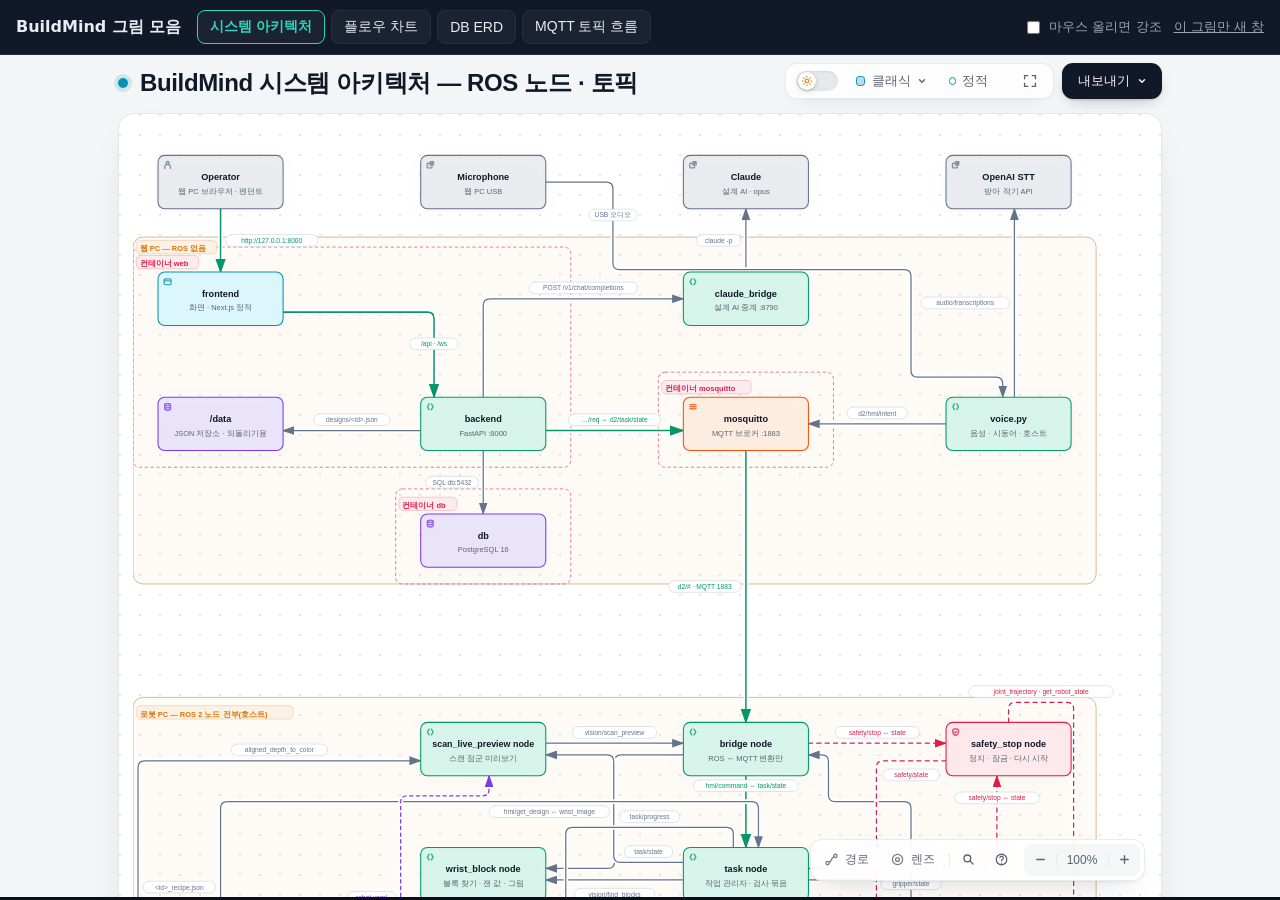
<file: docs/images/archify/index.html>
<!doctype html>
<html lang="ko">
<head>
<meta charset="utf-8">
<meta name="viewport" content="width=device-width, initial-scale=1">
<title>BuildMind 그림 모음</title>
<style>
  :root { --bg: #0b0f17; --bar: #111827; --line: #263042; --text: #e6edf3; --muted: #9aa4b2; --accent: #2dd4bf; --tab: #1b2333; }
  * { box-sizing: border-box; }
  html, body { margin: 0; height: 100%; background: var(--bg); color: var(--text); font-family: system-ui, -apple-system, "Segoe UI", "Noto Sans KR", sans-serif; }
  header { display: flex; flex-wrap: wrap; align-items: center; gap: 10px 16px; padding: 10px 16px; background: var(--bar); border-bottom: 1px solid var(--line); }
  h1 { margin: 0; font-size: 16px; font-weight: 700; white-space: nowrap; }
  nav { display: flex; flex-wrap: wrap; gap: 6px; }
  nav button { border: 1px solid var(--line); background: var(--tab); color: var(--text); padding: 7px 12px; border-radius: 8px; font-size: 14px; cursor: pointer; }
  nav button[aria-selected="true"] { border-color: var(--accent); color: var(--accent); font-weight: 700; }
  .tools { margin-left: auto; display: flex; align-items: center; gap: 12px; font-size: 13px; color: var(--muted); }
  .tools label { display: flex; align-items: center; gap: 6px; cursor: pointer; white-space: nowrap; }
  .tools a { color: var(--muted); }
  main { position: relative; height: calc(100% - 58px); }
  iframe { width: 100%; height: 100%; border: 0; display: block; background: var(--bg); }
  #msg { position: absolute; inset: 0; display: flex; align-items: center; justify-content: center; color: var(--muted); font-size: 14px; pointer-events: none; }
  @media (max-width: 720px) { main { height: calc(100% - 110px); } .tools { margin-left: 0; } }
</style>
</head>
<body>
<header>
  <h1>BuildMind 그림 모음</h1>
  <nav role="tablist" aria-label="그림 고르기"></nav>
  <div class="tools">
    <label title="끄면 노드에 마우스를 올려도 나머지가 흐려지지 않습니다(클릭하면 그 노드만 강조)"><input type="checkbox" id="hover"> 마우스 올리면 강조</label>
    <a id="open" href="#" target="_blank" rel="noopener">이 그림만 새 창</a>
  </div>
</header>
<main>
  <div id="msg">그림을 불러오는 중…</div>
  <iframe id="view" title="BuildMind 그림"></iframe>
</main>
<noscript><p style="padding:16px">자바스크립트가 꺼져 있어요. 그림 파일을 바로 여세요: 시스템아키텍처_노드토픽_v1_101519.html · 플로우차트_v1_101610.html · DB_ERD_v1_101519.html · MQTT토픽흐름_v1_101519.html</p></noscript>
<script>
// 아키파이(archify) 그림 4개를 탭으로 골라 본다. 그림 파일은 그대로 두고, 같은 폴더(또는 GitHub main 원본)에서 읽어 iframe 에 넣는다.
// '마우스 올리면 강조'를 끄면 아키파이의 미리 보기(Intent Trace — 마우스를 올린 노드 말고 모두 20 % 로 흐림)만 막는다.
var REPO_RAW = 'https://raw.githubusercontent.com/hwang-injae/buildmind/main/docs/images/archify/';
var REPO_BLOB = 'https://github.com/hwang-injae/buildmind/blob/main/docs/images/archify/';
var VIEWS = [
  { id: 'arch', label: '시스템 아키텍처', file: '시스템아키텍처_노드토픽_v1_101519.html' },
  { id: 'flow', label: '플로우 차트', file: '플로우차트_v1_101610.html' },
  { id: 'erd', label: 'DB ERD', file: 'DB_ERD_v1_101519.html' },
  { id: 'mqtt', label: 'MQTT 토픽 흐름', file: 'MQTT토픽흐름_v1_101519.html' }
];
var NO_HOVER_CSS =
  'svg[data-intent-trace-active] [data-node-id]{fill-opacity:1!important;stroke-opacity:1!important}' +
  'svg[data-intent-trace-active] [data-edge-from]{opacity:1!important}' +
  'svg[data-intent-trace-active] [data-graph-role="automatic-crossover"]>[data-graph-role="automatic-crossover-underlay"]{opacity:1!important}' +
  'svg[data-intent-trace-active] [data-lifecycle-rail]{opacity:1!important}';
var cache = {};
var nav = document.querySelector('nav');
var frame = document.getElementById('view');
var msg = document.getElementById('msg');
var hover = document.getElementById('hover');
var openLink = document.getElementById('open');
var current = null;

try { hover.checked = localStorage.getItem('bm-hover') === 'on'; } catch (e) {}

function load(file) {
  // 같은 폴더(로컬 서버 · GitHub Pages)에서 먼저, 안 되면 GitHub main 원본에서 읽는다(htmlpreview 로 열었을 때).
  if (cache[file]) return Promise.resolve(cache[file]);
  var fromHere = location.protocol.indexOf('http') === 0 && location.hostname !== 'htmlpreview.github.io'
    ? fetch(encodeURI(file), { cache: 'no-cache' }).then(function (r) { if (!r.ok) throw new Error(r.status); return r.text(); })
    : Promise.reject(new Error('skip'));
  return fromHere.catch(function () {
    // no-cache: 브라우저 캐시(5분)에 남은 옛 판 대신 GitHub 에 새 판이 있는지 매번 확인
    return fetch(REPO_RAW + encodeURIComponent(file), { cache: 'no-cache' }).then(function (r) { if (!r.ok) throw new Error('HTTP ' + r.status); return r.text(); });
  }).then(function (text) { cache[file] = text; return text; });
}

function applyHover() {
  // iframe 안 문서에 미리 보기를 막는 스타일을 넣거나 뺀다(srcdoc 은 같은 출처라 바로 손댈 수 있다).
  var doc = frame.contentDocument;
  if (!doc || !doc.head) return;
  var s = doc.getElementById('bm-no-hover');
  if (hover.checked) { if (s) s.remove(); return; }
  if (!s) { s = doc.createElement('style'); s.id = 'bm-no-hover'; s.textContent = NO_HOVER_CSS; doc.head.appendChild(s); }
}

function show(id) {
  var v = VIEWS.filter(function (x) { return x.id === id; })[0] || VIEWS[0];
  current = v;
  Array.prototype.forEach.call(nav.children, function (b) { b.setAttribute('aria-selected', String(b.dataset.id === v.id)); });
  openLink.href = 'https://htmlpreview.github.io/?' + REPO_BLOB + encodeURIComponent(v.file);
  // htmlpreview 는 <base> 를 GitHub 원본 주소로 넣어 상대 주소 '#id' 가 다른 출처가 된다 — 지금 주소 기준 절대 주소로, 막히면 건너뜀
  try { if (location.hash !== '#' + v.id) history.replaceState(null, '', location.href.split('#')[0] + '#' + v.id); } catch (e) {}
  msg.textContent = '그림을 불러오는 중…'; msg.style.display = 'flex';
  load(v.file).then(function (text) {
    if (current !== v) return;
    frame.onload = function () { applyHover(); msg.style.display = 'none'; };
    frame.srcdoc = text;
  }).catch(function (e) {
    msg.textContent = '그림을 못 불러왔어요(' + e.message + ') — 오른쪽 위 \'이 그림만 새 창\'으로 여세요.';
  });
}

VIEWS.forEach(function (v) {
  var b = document.createElement('button');
  b.type = 'button'; b.role = 'tab'; b.dataset.id = v.id; b.textContent = v.label;
  b.addEventListener('click', function () { show(v.id); });
  nav.appendChild(b);
});
hover.addEventListener('change', function () {
  try { localStorage.setItem('bm-hover', hover.checked ? 'on' : 'off'); } catch (e) {}
  applyHover();
});
window.addEventListener('hashchange', function () { show(location.hash.slice(1)); });
show(location.hash.slice(1) || 'arch');
</script>
</body>
</html>
</file>
